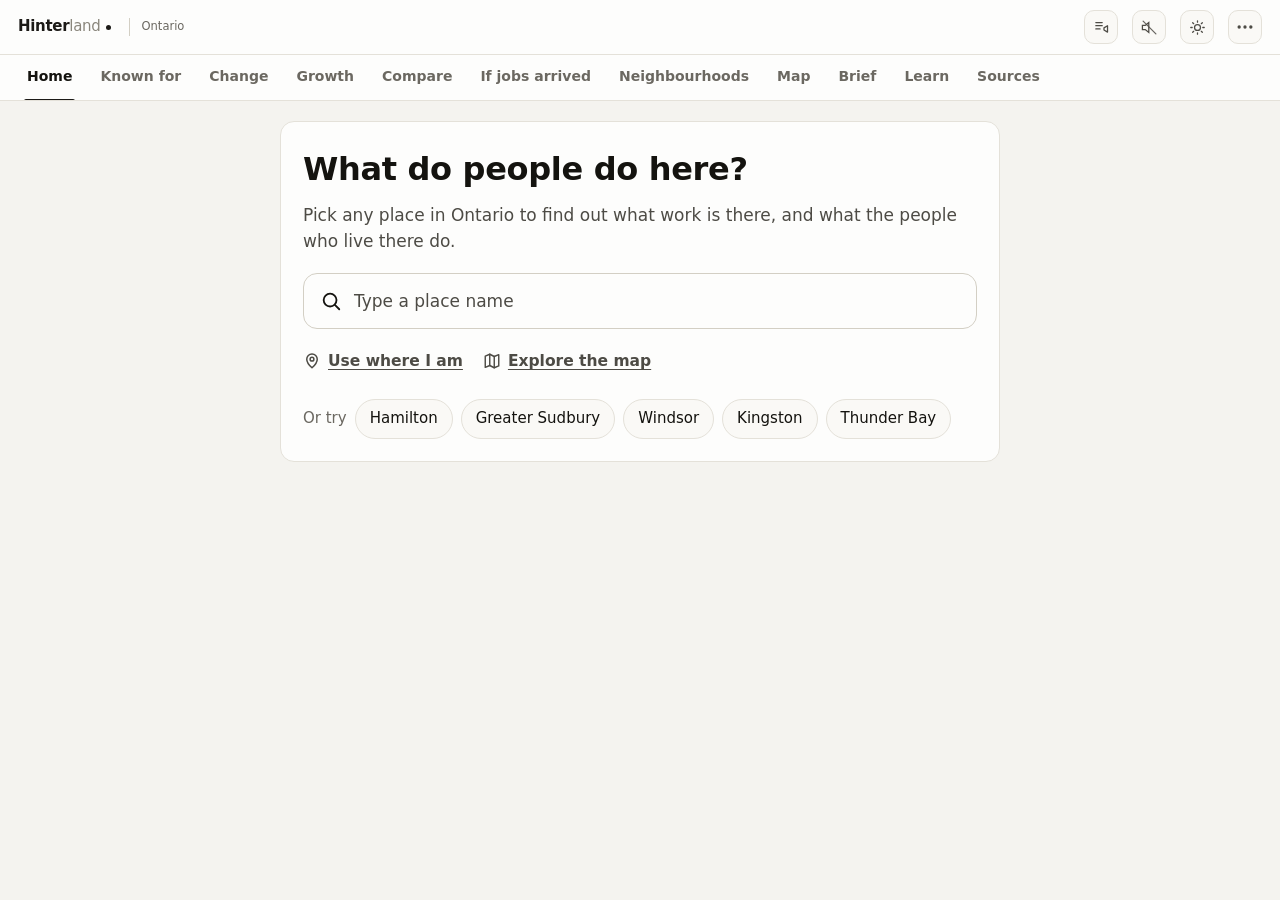
<file: app/index.html>
<!DOCTYPE html>
<html lang="en-CA">
<head>
<meta charset="utf-8">
<meta name="viewport" content="width=device-width, initial-scale=1, viewport-fit=cover">
<title>Hinterland</title>
<meta name="description" content="Shift-share, competitive and comparative analysis for Ontario municipalities and neighbourhoods, on Statistics Canada data.">
<meta name="theme-color" content="#1c1a17">
<meta name="apple-mobile-web-app-capable" content="yes">
<meta name="apple-mobile-web-app-title" content="Hinterland">
<link rel="manifest" href="manifest.webmanifest">
<link rel="icon" href="data:image/svg+xml,%3Csvg xmlns='http://www.w3.org/2000/svg' viewBox='0 0 32 32'%3E%3Crect width='32' height='32' rx='7' fill='%231c1a17'/%3E%3Crect x='7' y='17' width='4' height='9' rx='1.5' fill='%23faf9f6'/%3E%3Crect x='14' y='11' width='4' height='15' rx='1.5' fill='%23faf9f6'/%3E%3Crect x='21' y='6' width='4' height='20' rx='1.5' fill='%23faf9f6'/%3E%3C/svg%3E">
<link rel="stylesheet" href="css/app.css">
</head>
<body>

<div id="app">

  <header class="topbar">
    <div class="wordmark" title="Hinterland">
      <span class="w1">Hinter</span><span class="w2">land</span><span class="dot"></span>
    </div>
    <div class="wordmark-sub">Ontario</div>

    <div class="chipset">
      <button class="chip is-place" id="placeChip" aria-haspopup="dialog">
        <span class="k">Place</span><span class="v">—</span><span class="caret">▾</span>
      </button>
      <button class="chip" id="benchChip" aria-haspopup="dialog">
        <span class="k">compared with</span><span class="v">—</span><span class="caret">▾</span>
      </button>
    </div>

    <div class="topbar-spacer"></div>

    <button class="btn btn-primary" id="exportBtn">
      <svg width="15" height="15" viewBox="0 0 24 24" fill="none" stroke="currentColor" stroke-width="2" stroke-linecap="round">
        <path d="M12 3v12M7 10l5 5 5-5M4 20h16"/>
      </svg>
      Export
    </button>
    <button class="iconbtn" id="readBtn" title="Read this page aloud" aria-label="Read this page aloud">
      <svg viewBox="0 0 24 24" fill="none" stroke="currentColor" stroke-width="1.8" stroke-linecap="round" stroke-linejoin="round">
        <path d="M4 5h9M4 9.5h9M4 14h6" class="lines"/>
        <path d="M15.5 12.5l5-3v9l-5-3z" class="play"/>
        <path d="M16 9.5v9M20 9.5v9" class="pause" style="display:none"/>
      </svg>
    </button>
    <button class="iconbtn" id="readStopBtn" title="Stop reading" aria-label="Stop reading" hidden>
      <svg viewBox="0 0 24 24" fill="none" stroke="currentColor" stroke-width="1.8" stroke-linejoin="round">
        <rect x="6.5" y="6.5" width="11" height="11" rx="2"/>
      </svg>
    </button>
    <button class="iconbtn" id="soundBtn" title="Sound off" aria-label="Turn sound on" aria-pressed="false">
      <svg viewBox="0 0 24 24" fill="none" stroke="currentColor" stroke-width="1.8" stroke-linecap="round">
        <path d="M11 5 6 9H2v6h4l5 4V5z"/>
        <path d="M16 9.5a4 4 0 0 1 0 5" class="wave1"/>
        <path d="M18.8 6.7a8 8 0 0 1 0 10.6" class="wave2"/>
        <path d="M3 3l18 18" class="mute"/>
      </svg>
    </button>
    <button class="iconbtn" id="themeBtn" title="Light or dark" aria-label="Switch light or dark">
      <svg viewBox="0 0 24 24" fill="none" stroke="currentColor" stroke-width="1.8">
        <circle cx="12" cy="12" r="4.2"/>
        <path d="M12 2.5v2M12 19.5v2M2.5 12h2M19.5 12h2M5.2 5.2l1.4 1.4M17.4 17.4l1.4 1.4M18.8 5.2l-1.4 1.4M6.6 17.4l-1.4 1.4" stroke-linecap="round"/>
      </svg>
    </button>
    <button class="iconbtn" id="menuBtn" title="More" aria-label="More: theme, sound, share, sources" aria-haspopup="dialog">
      <svg viewBox="0 0 24 24" fill="currentColor"><circle cx="5" cy="12" r="2"/><circle cx="12" cy="12" r="2"/><circle cx="19" cy="12" r="2"/></svg>
    </button>
  </header>

  <div style="display:grid;grid-template-rows:auto 1fr;min-height:0">
    <nav class="tabs" id="tabs" role="tablist"></nav>
    <main>
      <div class="wrap">
        <div id="view" class="grid"></div>
      </div>
    </main>
  </div>

</div>

<nav class="bottomnav" id="nav" role="tablist">
  <button data-tab="overview" aria-selected="true">
    <svg viewBox="0 0 24 24" fill="none" stroke="currentColor" stroke-width="1.9" stroke-linecap="round">
      <path d="M3 11l9-7 9 7"/><path d="M5 9.5V20h14V9.5"/><path d="M10 20v-5h4v5"/>
    </svg>
    Home
  </button>
  <button data-tab="peers">
    <svg viewBox="0 0 24 24" fill="none" stroke="currentColor" stroke-width="1.9">
      <rect x="3" y="10" width="5" height="10" rx="1"/><rect x="10" y="6" width="5" height="14" rx="1"/><rect x="17" y="11" width="4" height="9" rx="1"/>
    </svg>
    Compare
  </button>
  <button data-tab="map">
    <svg viewBox="0 0 24 24" fill="none" stroke="currentColor" stroke-width="1.9" stroke-linecap="round">
      <path d="M9 3L3 5.5v15L9 18l6 3 6-2.5v-15L15 6 9 3z"/><path d="M9 3v15M15 6v15"/>
    </svg>
    Map
  </button>
  <button data-tab="learn">
    <svg viewBox="0 0 24 24" fill="none" stroke="currentColor" stroke-width="1.9" stroke-linecap="round" stroke-linejoin="round">
      <path d="M2.5 6.5 12 3l9.5 3.5L12 10z"/><path d="M6 8.3V13c0 1.6 2.7 3 6 3s6-1.4 6-3V8.3"/><path d="M21.5 6.5V12"/>
    </svg>
    Learn
  </button>
</nav>

<div class="boot" id="boot">
  <div class="inner">
    <svg width="42" height="42" viewBox="0 0 32 32" aria-hidden="true">
      <rect width="32" height="32" rx="7" fill="var(--brand)"/>
      <rect x="7" y="17" width="4" height="9" rx="1.5" fill="var(--on-brand)"/>
      <rect x="14" y="11" width="4" height="15" rx="1.5" fill="var(--on-brand)"/>
      <rect x="21" y="6" width="4" height="20" rx="1.5" fill="var(--on-brand)"/>
    </svg>
    <div style="font-family:var(--display);font-size:17px;font-weight:620">Hinterland</div>
    <div class="bar"><i></i></div>
    <div class="msg" id="bootMsg">Waking up</div>
  </div>
</div>

<script src="js/methods.js"></script>
<script src="js/data.js"></script>
<script src="js/charts.js"></script>
<script src="js/map.js"></script>
<script src="js/export.js"></script>
<script src="js/sound.js"></script>
<script src="js/read.js"></script>
<script src="js/terms.js"></script>
<script src="js/history.js"></script>
<script src="js/findings.js"></script>
<script src="js/spatial.js"></script>
<script src="js/ttwa.js"></script>
<script src="js/brief.js"></script>
<script src="js/exportui.js"></script>
<script src="js/panels.js"></script>
<script src="js/panel-population.js"></script>
<script src="js/panel-region.js"></script>
<script src="js/panel-impact.js"></script>
<script src="js/panel-change.js"></script>
<script src="js/panel-known.js"></script>
<script src="js/panel-compare.js"></script>
<script src="js/learn.js"></script>
<script src="js/home.js"></script>
<script src="js/quiz-bank.js"></script>
<script src="js/quiz-ideas.js"></script>
<script src="js/quiz-sched.js"></script>
<script src="js/quiz-map.js"></script>
<script src="js/quiz-story.js"></script>
<script src="js/quiz-ui.js"></script>
<script src="js/app.js"></script>
<script>
/* The service worker is registered by app.js only after the data has loaded.
   Registering it here would have it pre-cache nineteen files while the app is
   fetching its own eight, and taking control mid-flight aborts those - which
   surfaces as an unexplained "failed to fetch" on first run. */
</script>
</body>
</html>
</file>
<file: app/css/app.css>
/* ==========================================================================
   Hinterland - design system

   Paper-toned canvas, system variable sans so it looks native and costs
   nothing to load, and an ink chrome accent. Colour is reserved almost
   entirely for the data: the interface spends none of it, so a hue on screen
   always means something.

   Chart palette, validated against the six colourblind-safety checks in both
   light and dark:
     diverging   blue #2a78d6  <->  red #cc2229, grey midpoint
     sequential  single-hue blue ramp, light -> dark
     categorical five fixed slots for sector groups, in fixed order
     status      good / warning / serious / critical, always with a label
   ========================================================================== */

:root {
  color-scheme: light;

  /* surfaces + ink */
  --surface-0: #f4f3ef;
  --surface-1: #fdfdfc;
  --surface-2: #faf9f6;
  --surface-sunk: #efeee9;
  --ink-1: #14130f;
  --ink-2: #4d4b45;
  /* Darkened from #7c7970, which measured 3.92:1 on --surface-0 and so
     failed AA for the small text it is used on - card notes, footers,
     stat hints, tab labels. This lands near 5.2:1 and stays recessive. */
  --ink-3: #6b6861;
  --line: #e4e1d9;
  --line-strong: #d3cfc4;

  /* Chrome accent. Deliberately ink rather than a hue: the diverging pair and
     the status colours already spend every colour this interface can afford,
     and a coloured accent on top of them competes with the data for meaning.
     Warm-biased to sit with the paper-toned ground rather than against it. */
  --brand: #1c1a17;
  --brand-deep: #000000;
  --brand-wash: #edebe4;
  --on-brand: #faf9f6;
  --wordmark-2: #8a867c;

  /* data: diverging (polarity) */
  --gain: #2a78d6;
  --gain-2: #5598e7;
  --gain-3: #86b6ef;
  --gain-4: #cde2fb;
  --mid: #f0efec;
  --loss-4: #f6d3d2;
  --loss-3: #e8938f;
  --loss-2: #dc5a55;
  --loss: #cc2229;

  /* data: sequential (magnitude) */
  --seq-1: #cde2fb;
  --seq-2: #9ec5f4;
  --seq-3: #6da7ec;
  --seq-4: #3987e5;
  --seq-5: #256abf;
  --seq-6: #184f95;
  --seq-7: #0d366b;

  /* data: categorical (five sector groups, fixed order) */
  --grp-1: #2a78d6;
  --grp-2: #eb6834;
  --grp-3: #1baf7a;
  --grp-4: #eda100;
  --grp-5: #e87ba4;

  /* data: neutral mark for ranked bars */
  --bar: #b9c9dc;
  --bar-ink: #2a78d6;

  /* status */
  --good: #0ca30c;
  --warning: #fab219;
  --serious: #ec835a;
  --critical: #d03b3b;

  --radius: 14px;
  --radius-sm: 9px;
  --shadow-1: 0 1px 2px rgba(20, 19, 15, .04), 0 2px 8px rgba(20, 19, 15, .04);
  --shadow-2: 0 2px 6px rgba(20, 19, 15, .06), 0 12px 32px rgba(20, 19, 15, .10);

  --sans: "Segoe UI Variable Text", "Segoe UI", ui-sans-serif, system-ui,
          -apple-system, "Helvetica Neue", Arial, sans-serif;
  --display: "Segoe UI Variable Display", "Segoe UI Variable Text", "Segoe UI",
             ui-sans-serif, system-ui, -apple-system, sans-serif;
  --mono: ui-monospace, "Cascadia Mono", "Consolas", monospace;

  --ease: cubic-bezier(.22, .61, .36, 1);
  --ease-soft: cubic-bezier(.33, 1, .68, 1);
}

@media (prefers-color-scheme: dark) {
  :root:where(:not([data-theme="light"])) {
    color-scheme: dark;
    --surface-0: #121211;
    --surface-1: #1a1a19;
    --surface-2: #201f1e;
    --surface-sunk: #0d0d0c;
    --ink-1: #ece9e1;
    --ink-2: #c3c2b7;
    --ink-3: #928f85;
    --line: #2e2e2b;
    --line-strong: #43423e;
    --brand: #f2f0ea;
    --brand-deep: #ffffff;
    --brand-wash: #2b2926;
    --on-brand: #1a1917;
    --wordmark-2: #8f8b80;
    --gain: #3987e5;
    --gain-2: #2a78d6;
    --gain-3: #256abf;
    --gain-4: #184f95;
    --mid: #383835;
    --loss-4: #6a2a27;
    --loss-3: #963a35;
    --loss-2: #bf4a43;
    --loss: #e05a52;
    --seq-1: #184f95;
    --seq-2: #256abf;
    --seq-3: #2a78d6;
    --seq-4: #3987e5;
    --seq-5: #5598e7;
    --seq-6: #86b6ef;
    --seq-7: #cde2fb;
    --grp-1: #3987e5;
    --grp-2: #d95926;
    --grp-3: #199e70;
    --grp-4: #c98500;
    --grp-5: #d55181;
    --bar: #33445a;
    --bar-ink: #5598e7;
    --shadow-1: 0 1px 2px rgba(0, 0, 0, .3), 0 2px 8px rgba(0, 0, 0, .25);
    --shadow-2: 0 2px 6px rgba(0, 0, 0, .4), 0 12px 32px rgba(0, 0, 0, .45);
  }
}

:root[data-theme="dark"] {
  color-scheme: dark;
  --surface-0: #121211;
  --surface-1: #1a1a19;
  --surface-2: #201f1e;
  --surface-sunk: #0d0d0c;
  --ink-1: #ece9e1;
  --ink-2: #c3c2b7;
  --ink-3: #928f85;
  --line: #2e2e2b;
  --line-strong: #43423e;
  --brand: #f2f0ea;
  --brand-deep: #ffffff;
  --brand-wash: #2b2926;
  --on-brand: #1a1917;
  --wordmark-2: #8f8b80;
  --gain: #3987e5;
  --gain-2: #2a78d6;
  --gain-3: #256abf;
  --gain-4: #184f95;
  --mid: #383835;
  --loss-4: #6a2a27;
  --loss-3: #963a35;
  --loss-2: #bf4a43;
  --loss: #e05a52;
  --seq-1: #184f95;
  --seq-2: #256abf;
  --seq-3: #2a78d6;
  --seq-4: #3987e5;
  --seq-5: #5598e7;
  --seq-6: #86b6ef;
  --seq-7: #cde2fb;
  --grp-1: #3987e5;
  --grp-2: #d95926;
  --grp-3: #199e70;
  --grp-4: #c98500;
  --grp-5: #d55181;
  --bar: #33445a;
  --bar-ink: #5598e7;
  --shadow-1: 0 1px 2px rgba(0, 0, 0, .3), 0 2px 8px rgba(0, 0, 0, .25);
  --shadow-2: 0 2px 6px rgba(0, 0, 0, .4), 0 12px 32px rgba(0, 0, 0, .45);
}

/* -------------------------------------------------------------- reset ---- */

* { box-sizing: border-box; }

html { font-size: 100%; }   /* the reader's own text size is the unit */
html, body {
  margin: 0;
  padding: 0;
  height: 100%;
}

body {
  background: var(--surface-0);
  color: var(--ink-1);
  font-family: var(--sans);
  font-size: 0.9375rem;
  line-height: 1.55;
  -webkit-font-smoothing: antialiased;
  text-rendering: optimizeLegibility;
  overscroll-behavior-y: none;
}

h1, h2, h3, h4 {
  font-family: var(--display);
  font-weight: 600;
  letter-spacing: -.011em;
  margin: 0;
  line-height: 1.22;
}

button, input, select, textarea { font: inherit; color: inherit; }
button { cursor: pointer; }
a { color: var(--brand); text-decoration-thickness: 1px; text-underline-offset: 2px; }

.num { font-variant-numeric: tabular-nums; }

:focus-visible {
  outline: 2px solid var(--gain);
  outline-offset: 2px;
  border-radius: 4px;
}

::selection { background: var(--brand-wash); }

/* ------------------------------------------------------------- layout ---- */

#app {
  display: grid;
  grid-template-rows: auto 1fr;
  height: 100%;
  min-height: 0;
}

.topbar {
  display: flex;
  align-items: center;
  gap: 14px;
  padding: 10px 18px;
  background: var(--surface-1);
  border-bottom: 1px solid var(--line);
  position: relative;
  z-index: 40;
  flex-wrap: wrap;
}

.wordmark {
  font-family: var(--display);
  font-size: 0.9375rem;
  font-weight: 650;
  letter-spacing: -.02em;
  display: flex;
  align-items: baseline;
  gap: 0;                 /* one word, not two: no gap between the halves */
  white-space: nowrap;
  user-select: none;
}
.wordmark .w1 { color: var(--brand); }
.wordmark .w2 { color: var(--wordmark-2); font-weight: 450; }
.wordmark .dot {
  width: 5px; height: 5px; border-radius: 50%;
  background: var(--brand); display: inline-block;
  margin-left: 5px;
  transform: translateY(-1px);
}
.wordmark-sub {
  font-family: var(--sans);
  font-size: 0.7188rem;
  color: var(--ink-3);
  font-weight: 500;
  letter-spacing: .02em;
  text-transform: uppercase;
  border-left: 1px solid var(--line-strong);
  padding-left: 12px;
  margin-left: 4px;
  white-space: nowrap;
}

.topbar-spacer { flex: 1 1 auto; }

/* context chips: the place and the benchmark, always visible */
.chipset { display: flex; align-items: center; gap: 8px; flex-wrap: wrap; }

.chip {
  display: inline-flex;
  align-items: center;
  gap: 8px;
  padding: 6px 12px;
  background: var(--surface-2);
  border: 1px solid var(--line);
  border-radius: 999px;
  font-size: 0.8438rem;
  color: var(--ink-1);
  transition: background .18s var(--ease), border-color .18s var(--ease),
              transform .18s var(--ease);
  max-width: 320px;
}
.chip:hover { background: var(--surface-1); border-color: var(--line-strong); }
.chip:active { transform: scale(.985); }
.chip .k {
  font-size: 0.6562rem;
  text-transform: uppercase;
  letter-spacing: .06em;
  color: var(--ink-3);
  font-weight: 600;
}
.chip .v {
  font-weight: 550;
  overflow: hidden;
  text-overflow: ellipsis;
  white-space: nowrap;
}
.chip.is-place { border-color: var(--line-strong); }
.chip .caret { color: var(--ink-3); font-size: 0.625rem; }

.iconbtn {
  width: 34px; height: 34px;
  display: grid; place-items: center;
  border: 1px solid var(--line);
  background: var(--surface-2);
  border-radius: 10px;
  color: var(--ink-2);
  transition: background .18s var(--ease), color .18s var(--ease),
              transform .3s var(--ease-soft);
}
.iconbtn:hover { background: var(--surface-1); color: var(--ink-1); }
.iconbtn svg { width: 17px; height: 17px; }
#themeBtn:active { transform: rotate(40deg); }

/* The sound button states its own state: waves when on, a slash when off. */
#soundBtn .wave1, #soundBtn .wave2 { opacity: 0; transition: opacity .2s var(--ease); }
#soundBtn .mute { opacity: .85; transition: opacity .2s var(--ease); }
#soundBtn[aria-pressed="true"] { color: var(--ink-1); }
#soundBtn[aria-pressed="true"] .wave1 { opacity: .9; }
#soundBtn[aria-pressed="true"] .wave2 { opacity: .55; }
#soundBtn[aria-pressed="true"] .mute { opacity: 0; }

/* A control that plays something, rather than changing something. */
.playbtn {
  display: inline-flex; align-items: center; gap: 6px;
  border: 1px solid var(--line); background: var(--surface-2);
  border-radius: 999px; padding: 3px 11px 3px 8px;
  font-size: 0.75rem; font-weight: 550; color: var(--ink-2);
  transition: background .16s var(--ease), color .16s var(--ease);
}
.playbtn:hover { background: var(--surface-1); color: var(--ink-1); }
.playbtn svg { width: 13px; height: 13px; }
.playbtn[hidden] { display: none; }

.btn {
  display: inline-flex; align-items: center; gap: 7px;
  padding: 7px 14px;
  border-radius: 10px;
  border: 1px solid var(--line-strong);
  background: var(--surface-2);
  font-size: 0.8438rem; font-weight: 550;
  transition: background .18s var(--ease), transform .12s var(--ease);
}
.btn:hover { background: var(--surface-1); }
.btn:active { transform: translateY(1px); }
.btn-primary {
  background: var(--brand); border-color: var(--brand); color: var(--on-brand);
}
.btn-primary:hover { background: var(--brand-deep); border-color: var(--brand-deep); }
.btn-ghost { background: transparent; border-color: transparent; color: var(--ink-2); }
.btn-ghost:hover { background: var(--surface-2); color: var(--ink-1); }

/* -------------------------------------------------------------- tabs ----- */

.tabs {
  display: flex; gap: 2px;
  padding: 0 14px;
  background: var(--surface-1);
  border-bottom: 1px solid var(--line);
  overflow-x: auto;
  scrollbar-width: none;
}
.tabs::-webkit-scrollbar { display: none; }
.tab {
  position: relative;
  padding: 11px 13px 12px;
  border: 0; background: none;
  font-size: 0.875rem; font-weight: 550;
  color: var(--ink-3);
  white-space: nowrap;
  transition: color .18s var(--ease);
}
.tab:hover { color: var(--ink-1); }
.tab[aria-selected="true"] { color: var(--ink-1); }
.tab[aria-selected="true"]::after {
  content: "";
  position: absolute; inset: auto 10px -1px 10px; height: 2px;
  background: var(--brand); border-radius: 2px 2px 0 0;
}

main {
  min-height: 0;
  overflow-y: auto;
  padding: 20px 20px 90px;
  scroll-behavior: smooth;
}
.wrap { max-width: 1320px; margin: 0 auto; }

/* -------------------------------------------------------------- cards ---- */

.grid { display: grid; gap: 16px; }
.g2 { grid-template-columns: repeat(2, minmax(0, 1fr)); }
.g3 { grid-template-columns: repeat(3, minmax(0, 1fr)); }
.g4 { grid-template-columns: repeat(4, minmax(0, 1fr)); }
.g-main { grid-template-columns: minmax(0, 1.55fr) minmax(0, 1fr); }
@media (max-width: 1080px) {
  .g-main, .g3, .g4 { grid-template-columns: repeat(2, minmax(0, 1fr)); }
}
@media (max-width: 760px) {
  .g2, .g3, .g4, .g-main { grid-template-columns: minmax(0, 1fr); }
}

.card {
  background: var(--surface-1);
  border: 1px solid var(--line);
  border-radius: var(--radius);
  padding: 16px 18px 18px;
  min-width: 0;
  animation: rise .34s var(--ease-soft) both;
}
@keyframes rise {
  from { opacity: 0; transform: translateY(6px); }
  to   { opacity: 1; transform: none; }
}
@media (prefers-reduced-motion: reduce) {
  .card { animation: none; }
  /* animation-duration too, and the iteration count: .skel shimmers and
     the boot bar slide are both infinite loops, so resetting transitions
     alone left them running. */
  *, *::before, *::after {
    transition-duration: .01ms !important;
    animation-duration: .01ms !important;
    animation-iteration-count: 1 !important;
  }
  html, main { scroll-behavior: auto !important; }
}

.card-head {
  display: flex; align-items: baseline; gap: 10px;
  margin-bottom: 4px; flex-wrap: wrap;
}
.card h3 { font-size: 0.9688rem; }
.card-note {
  color: var(--ink-3); font-size: 0.8438rem; line-height: 1.55;
  margin: 2px 0 12px;
  max-width: 66ch;                 /* see .prose - same reason */
}
.card-foot {
  margin-top: 12px; padding-top: 10px;
  border-top: 1px dashed var(--line);
  color: var(--ink-3); font-size: 0.8125rem; line-height: 1.55;
  max-width: 66ch;
}

.eyebrow {
  font-size: 0.6562rem; font-weight: 650;
  text-transform: uppercase; letter-spacing: .07em;
  color: var(--ink-3);
}

/* A caveat that has to be read before the numbers under it, not after.
   Warning-toned rather than error-toned: the analysis is still usable, it
   just cannot be read naively. */
.card-break {
  border-left: 3px solid var(--warning);
  background: color-mix(in srgb, var(--warning) 7%, var(--surface-1));
}
.card-break .card-note { color: var(--ink-1); max-width: 78ch; }

/* -------------------------------------------------------- hero numbers -- */

.hero { display: flex; flex-wrap: wrap; gap: 26px 40px; align-items: flex-end; }
.stat { min-width: 110px; }
.stat .v {
  font-family: var(--display);
  font-size: 2.125rem; font-weight: 640;
  letter-spacing: -.028em;
  line-height: 1.05;
  font-variant-numeric: tabular-nums;
}
.stat .v.sm { font-size: 1.5625rem; }
.stat .l { font-size: 0.7812rem; color: var(--ink-2); margin-top: 3px; }
.stat .h { font-size: 0.8125rem; color: var(--ink-3); margin-top: 1px; }
.stat .v.pos { color: var(--gain); }
.stat .v.neg { color: var(--loss); }

.gloss {
  margin-top: 14px; padding: 11px 14px;
  background: var(--surface-2);
  border: 1px solid var(--line);
  border-left: 3px solid var(--brand);
  border-radius: 4px var(--radius-sm) var(--radius-sm) 4px;
  font-size: 0.8438rem; color: var(--ink-1); line-height: 1.6;
  max-width: 66ch;
}

/* ------------------------------------------------------------- tables --- */

.tbl-wrap { overflow-x: auto; margin: 0 -18px; padding: 0 18px; }
table.data {
  width: 100%; border-collapse: collapse;
  font-size: 0.8125rem; font-variant-numeric: tabular-nums;
}
table.data th, table.data td {
  padding: 7px 9px; text-align: right;
  border-bottom: 1px solid var(--line);
  white-space: nowrap;
}
table.data th {
  font-size: 0.6875rem; font-weight: 650;
  text-transform: uppercase; letter-spacing: .04em;
  color: var(--ink-3); text-align: right;
  border-bottom: 1px solid var(--line-strong);
  position: sticky; top: 0; background: var(--surface-1); z-index: 1;
}
table.data th:first-child, table.data td:first-child {
  text-align: left; white-space: normal; min-width: 150px;
}
table.data th.sortable { cursor: pointer; user-select: none; }
table.data th.sortable:hover { color: var(--ink-1); }
table.data th .arr { opacity: .45; font-size: 0.5625rem; }
table.data tbody tr:hover { background: var(--surface-2); }
table.data tfoot td {
  font-weight: 650; border-top: 1px solid var(--line-strong);
  border-bottom: 0; background: var(--surface-2);
}
td.pos { color: var(--gain); }
td.neg { color: var(--loss); }
.swatch {
  display: inline-block; width: 9px; height: 9px;
  border-radius: 2px; margin-right: 7px;
  vertical-align: baseline;
}

/* -------------------------------------------------------------- flags --- */

.flag {
  display: inline-flex; align-items: center; gap: 4px;
  font-size: 0.6562rem; font-weight: 650;
  padding: 1px 6px; border-radius: 5px;
  text-transform: uppercase; letter-spacing: .03em;
  border: 1px solid transparent;
}
.flag-weak { color: #8a5a00; background: rgba(250, 178, 25, .16); border-color: rgba(250, 178, 25, .4); }
.flag-withheld { color: #8f3b1c; background: rgba(236, 131, 90, .16); border-color: rgba(236, 131, 90, .4); }
.flag-missing { color: var(--ink-3); background: var(--surface-sunk); border-color: var(--line); }
.flag-ok { color: #06690a; background: rgba(12, 163, 12, .13); border-color: rgba(12, 163, 12, .35); }
:root[data-theme="dark"] .flag-weak,
:root:where(:not([data-theme="light"])) .flag-weak { color: #fab219; }
:root[data-theme="dark"] .flag-withheld,
:root:where(:not([data-theme="light"])) .flag-withheld { color: #ec835a; }
:root[data-theme="dark"] .flag-ok,
:root:where(:not([data-theme="light"])) .flag-ok { color: #4bd14b; }

/* ------------------------------------------------------------- charts --- */

.chart { width: 100%; display: block; overflow: visible; }
.chart text { font-family: var(--sans); fill: var(--ink-2); }
.chart .ax { font-size: 0.6562rem; fill: var(--ink-3); }
.chart .lbl { font-size: 0.7188rem; fill: var(--ink-2); }
.chart .val { font-size: 0.7188rem; fill: var(--ink-1); font-variant-numeric: tabular-nums; font-weight: 600; }
.chart .grid-line { stroke: var(--line); stroke-width: 1; }
.chart .zero-line { stroke: var(--line-strong); stroke-width: 1.5; }
.chart .bar { transition: opacity .16s var(--ease); }
.chart .row:hover .bar { opacity: .82; }
.chart .hit { fill: transparent; cursor: pointer; }

.legend {
  display: flex; flex-wrap: wrap; gap: 6px 16px;
  margin-top: 10px; font-size: 0.75rem; color: var(--ink-2);
}
.legend .item { display: inline-flex; align-items: center; gap: 6px; }
.legend .sw { width: 11px; height: 11px; border-radius: 3px; }

.tip {
  position: fixed; z-index: 90;
  background: var(--surface-1);
  border: 1px solid var(--line-strong);
  box-shadow: var(--shadow-2);
  border-radius: 10px;
  padding: 9px 12px;
  font-size: 0.7812rem; line-height: 1.5;
  pointer-events: none; opacity: 0;
  transition: opacity .12s var(--ease);
  max-width: 280px;
}
.tip.on { opacity: 1; }
.tip b { font-weight: 650; }
.tip .r { display: flex; justify-content: space-between; gap: 14px; }
.tip .r span:last-child { font-variant-numeric: tabular-nums; font-weight: 600; }

/* --------------------------------------------------------------- map ---- */

.mapbox {
  position: relative;
  background: var(--surface-2);
  border-radius: var(--radius-sm);
  overflow: hidden;
  border: 1px solid var(--line);
  touch-action: none;
}
.mapbox svg { display: block; width: 100%; height: 100%; cursor: grab; }
.mapbox svg.dragging { cursor: grabbing; }
.mapbox .poly {
  stroke: var(--surface-1);
  stroke-width: .4;
  vector-effect: non-scaling-stroke;
  transition: fill .3s var(--ease);
}
.mapbox .poly.sel { stroke: var(--ink-1); stroke-width: 2; }
.mapbox .poly.hov { stroke: var(--ink-1); stroke-width: 1.4; }
.mapctl {
  position: absolute; top: 10px; right: 10px;
  display: flex; flex-direction: column; gap: 5px;
}
.mapctl button {
  width: 30px; height: 30px; border-radius: 8px;
  border: 1px solid var(--line-strong);
  background: var(--surface-1);
  box-shadow: var(--shadow-1);
  display: grid; place-items: center;
  font-size: 0.9375rem; line-height: 1; color: var(--ink-2);
}
.mapctl button:hover { color: var(--ink-1); }
.maplegend {
  position: absolute; bottom: 10px; left: 10px;
  background: color-mix(in srgb, var(--surface-1) 90%, transparent);
  backdrop-filter: blur(6px);
  border: 1px solid var(--line);
  border-radius: 9px;
  padding: 8px 10px;
  font-size: 0.6875rem; color: var(--ink-2);
  max-width: 230px;
}
.maplegend .ramp { display: flex; height: 8px; border-radius: 3px; overflow: hidden; margin: 5px 0 3px; }
.maplegend .ramp i { flex: 1; }
.maplegend .ends { display: flex; justify-content: space-between; font-variant-numeric: tabular-nums; }
.mapnote { position: absolute; bottom: 10px; right: 10px; font-size: 0.6562rem; color: var(--ink-3); }

/* ------------------------------------------------------- map peek ------- */

/* The preview strip under the map: enough to decide whether this is the place
   you meant, and the one control that commits to it. */
.peek {
  display: flex; align-items: center; gap: 18px; flex-wrap: wrap;
  margin-top: 12px; padding: 12px 14px;
  background: var(--surface-2);
  border: 1px solid var(--line);
  border-radius: var(--radius-sm);
  animation: rise .22s var(--ease-soft) both;
}
.peek { flex-direction: column; align-items: stretch; gap: 10px; }
.peek-head {
  display: flex; align-items: flex-start; justify-content: space-between;
  gap: 14px; flex-wrap: wrap;
}
.peek-answer { font-size: 0.9688rem; line-height: 1.55; max-width: 64ch; }
.peek-distinct {
  font-size: 0.8125rem; color: var(--ink-2);
  border-left: 2px solid var(--line-strong); padding-left: 10px;
}
.peek-bar {
  display: flex; height: 9px; border-radius: 5px; overflow: hidden;
  background: var(--surface-sunk);
}
.peek-bar i { display: block; height: 100%; }
/* the 2px surface gap that keeps adjacent fills reading as separate objects */
.peek-bar i + i { box-shadow: -2px 0 0 0 var(--surface-2); }
.peek-barkey {
  display: flex; flex-wrap: wrap; gap: 4px 16px;
  font-size: 0.7188rem; color: var(--ink-3);
}
.peek-barkey span { display: inline-flex; align-items: center; gap: 5px; }
.peek-barkey i { width: 9px; height: 9px; border-radius: 2px; display: inline-block; }

.peek-main { min-width: 0; flex: 1 1 180px; }
.peek-name { font-family: var(--display); font-size: 1.0625rem; font-weight: 620;
             letter-spacing: -.015em; }
.peek-sub { font-size: 0.7812rem; color: var(--ink-3); }
.peek-stats { display: flex; gap: 22px; flex-wrap: wrap; }
.peek-v { font-size: 1.0625rem; font-weight: 650; }
.peek-l { font-size: 0.7188rem; color: var(--ink-3); }
@media (max-width: 720px) {
  .peek { gap: 12px; }
  .peek-stats { gap: 16px; }
  .peek .btn { flex: 1 0 100%; justify-content: center; }
}

/* ------------------------------------------------------- picker sheet --- */

.scrim {
  position: fixed; inset: 0; z-index: 60;
  background: rgba(20, 19, 15, .34);
  backdrop-filter: blur(2px);
  animation: fade .18s var(--ease) both;
}
@keyframes fade { from { opacity: 0 } to { opacity: 1 } }

.sheet {
  position: fixed; z-index: 70;
  left: 50%; top: 64px; transform: translateX(-50%);
  width: min(620px, calc(100vw - 28px));
  max-height: min(70vh, 620px);
  background: var(--surface-1);
  border: 1px solid var(--line-strong);
  border-radius: var(--radius);
  box-shadow: var(--shadow-2);
  display: flex; flex-direction: column;
  overflow: hidden;
  animation: pop .22s var(--ease-soft) both;
}
@keyframes pop {
  from { opacity: 0; transform: translateX(-50%) translateY(-8px) scale(.985); }
  to   { opacity: 1; transform: translateX(-50%); }
}
.sheet.wide { width: min(880px, calc(100vw - 28px)); }
.sheet-head {
  padding: 14px 16px 10px; border-bottom: 1px solid var(--line);
  display: flex; align-items: center; gap: 10px;
}
.sheet-head h3 { font-size: 0.9375rem; flex: 1; }
.sheet-body { overflow-y: auto; padding: 8px; }
.sheet-foot {
  padding: 10px 14px; border-top: 1px solid var(--line);
  background: var(--surface-2);
  display: flex; gap: 8px; align-items: center; flex-wrap: wrap;
  font-size: 0.7812rem; color: var(--ink-3);
}

.search {
  width: 100%; padding: 10px 12px;
  border: 1px solid var(--line-strong);
  border-radius: 10px;
  background: var(--surface-2);
}
.search:focus { background: var(--surface-1); outline-offset: 0; }

.optlist { display: flex; flex-direction: column; }
.opt {
  display: flex; align-items: center; gap: 10px;
  padding: 9px 11px; border-radius: 9px;
  border: 0; background: none; text-align: left; width: 100%;
  transition: background .12s var(--ease);
}
.opt:hover { background: var(--surface-2); }
/* The keyboard cursor needs to be *seen*, not merely differ: as a bare
   surface-2 fill it measured 1.03:1 against the sheet behind it. */
.opt.cur {
  background: var(--brand-wash);
  box-shadow: inset 3px 0 0 var(--brand);
}
.opt[aria-selected="true"] { background: var(--brand-wash); }
.opt .nm { flex: 1; min-width: 0; font-weight: 550; }
.opt .nm small { display: block; font-weight: 400; color: var(--ink-3); font-size: 0.75rem; }
.opt .kind {
  font-size: 0.6562rem; font-weight: 650; letter-spacing: .04em;
  text-transform: uppercase; color: var(--ink-3);
  border: 1px solid var(--line); border-radius: 5px; padding: 1px 5px;
}
.opt .sz { font-size: 0.75rem; color: var(--ink-3); font-variant-numeric: tabular-nums; }

.group-label {
  padding: 10px 11px 4px; font-size: 0.6562rem; font-weight: 650;
  text-transform: uppercase; letter-spacing: .06em; color: var(--ink-3);
}

/* ------------------------------------------------------------ controls -- */

.ctlrow {
  display: flex; gap: 8px; flex-wrap: wrap; align-items: center;
  margin-bottom: 14px;
}
.seg {
  display: inline-flex; padding: 2px;
  background: var(--surface-sunk);
  border: 1px solid var(--line);
  border-radius: 10px;
}
.seg button {
  border: 0; background: none; padding: 5px 11px;
  border-radius: 8px; font-size: 0.8125rem; font-weight: 550;
  color: var(--ink-3);
  transition: background .16s var(--ease), color .16s var(--ease);
}
.seg button[aria-pressed="true"] {
  background: var(--surface-1); color: var(--ink-1);
  box-shadow: var(--shadow-1);
}
.seg button:hover { color: var(--ink-1); }

.toggle {
  display: inline-flex; align-items: center; gap: 8px;
  font-size: 0.8125rem; color: var(--ink-2); cursor: pointer;
  padding: 5px 10px; border-radius: 9px; border: 1px solid var(--line);
  background: var(--surface-2);
}
.toggle input { accent-color: var(--brand); margin: 0; }

select.sel {
  padding: 6px 10px; border-radius: 9px;
  border: 1px solid var(--line-strong);
  background: var(--surface-2); font-size: 0.8125rem;
}

/* ------------------------------------------------------------- brief ---- */

.prose { max-width: 66ch; font-size: 0.9688rem; line-height: 1.72; }
.prose p { margin: 0 0 1.05em; }
.prose p.lede { font-size: 1.0625rem; color: var(--ink-1); }
.prose .cav {
  font-size: 0.8438rem; color: var(--ink-2);
  background: var(--surface-2); border: 1px solid var(--line);
  border-radius: var(--radius-sm); padding: 12px 14px;
}
/* Where the reader has got to. As a bare --brand-wash fill this measured
   1.17:1 against the page, which is to say it marked nothing: a reader
   following along had no way to see the position the code was tracking. The
   bar down the side does the work, so the tint can stay gentle. */
.reading {
  background: color-mix(in srgb, var(--warning) 16%, transparent);
  box-shadow: inset 3px 0 0 var(--brand);
  border-radius: 3px;
  padding-left: 9px;
  margin-left: -12px;
  scroll-margin: 96px;
}
@media (prefers-reduced-motion: reduce) {
  .reading { transition: none; }
}
/* The reader control, while it is running. */
.iconbtn.is-on {
  background: var(--brand);
  color: var(--on-brand);
}

/* --------------------------------------------------------- empty/skel -- */

.empty {
  padding: 56px 24px; text-align: center; color: var(--ink-3);
  display: grid; gap: 8px; place-items: center;
}
.empty .big { font-family: var(--display); font-size: 1.1875rem; color: var(--ink-2); }
.empty svg { width: 46px; height: 46px; opacity: .5; }

.skel {
  background: linear-gradient(90deg, var(--surface-sunk) 25%,
              var(--surface-2) 37%, var(--surface-sunk) 63%);
  background-size: 400% 100%;
  animation: shimmer 1.3s linear infinite;
  border-radius: 6px;
}
@keyframes shimmer { from { background-position: 100% 0 } to { background-position: 0 0 } }

.boot {
  position: fixed; inset: 0; z-index: 200;
  background: var(--surface-0);
  display: grid; place-items: center; gap: 0;
  transition: opacity .35s var(--ease);
}
.boot.gone { opacity: 0; pointer-events: none; }
.boot .inner { text-align: center; display: grid; gap: 14px; justify-items: center; }
.boot .bar { width: 190px; height: 3px; background: var(--surface-sunk); border-radius: 3px; overflow: hidden; }
.boot .bar i { display: block; height: 100%; width: 30%; background: var(--brand); border-radius: 3px;
               animation: slide 1.15s var(--ease) infinite; }
@keyframes slide { from { transform: translateX(-110%) } to { transform: translateX(400%) } }
.boot .msg { font-size: 0.8125rem; color: var(--ink-3); min-height: 1.4em; }

/* ------------------------------------------------------- phone layout -- */

.bottomnav { display: none; }

@media (max-width: 720px) {
  body { font-size: 0.9688rem; }

  /* Two rows, not three: identity and actions on the first, the two context
     chips across the second. Left to wrap on its own the header ate 270px
     before any content appeared. */
  .topbar { padding: 7px 12px 9px; gap: 8px; row-gap: 8px; }
  .wordmark { font-size: 0.875rem; order: 1; }
  .wordmark-sub { display: none; }
  .topbar-spacer { order: 2; }
  #exportBtn { order: 3; padding: 6px 12px; }
  #themeBtn { order: 4; width: 32px; height: 32px; }
  .chipset { order: 5; flex: 1 0 100%; gap: 6px; }
  .chip {
    flex: 1 1 0; min-width: 0; max-width: none;
    font-size: 0.8125rem; padding: 5px 10px; gap: 6px;
  }
  .chip .k { white-space: nowrap; font-size: 0.625rem; }
  main { padding: 14px 12px 96px; }
  .tabs { display: none; }
  .card { padding: 14px 15px 16px; border-radius: 12px; }
  .tbl-wrap { margin: 0 -15px; padding: 0 15px; }

  /* Stacked one per row, five hero numbers ran a thousand pixels deep and the
     reader had to scroll to compare two figures that belong side by side. Two
     columns, with the headline number spanning both. */
  .hero {
    display: grid;
    grid-template-columns: 1fr 1fr;
    gap: 16px 14px;
    align-items: start;
  }
  .stat { min-width: 0; }
  .stat .v { font-size: 1.4375rem; }
  .stat .v.sm { font-size: 1.25rem; }
  .stat .l { font-size: 0.75rem; }
  .stat .h { font-size: 0.7188rem; }
  .hero .stat:first-child { grid-column: 1 / -1; }
  .hero .stat:first-child .v { font-size: 2.0625rem; }

  .bottomnav {
    display: grid;
    /* Sized to however many buttons are VISIBLE: a neighbourhood hides
       Change and Population, and a hard-coded column count either wraps
       the last button onto a second row or leaves gaps. */
    grid-auto-flow: column;
    grid-auto-columns: minmax(0, 1fr);
    position: fixed; inset: auto 0 0 0; z-index: 50;
    background: color-mix(in srgb, var(--surface-1) 94%, transparent);
    backdrop-filter: blur(12px);
    border-top: 1px solid var(--line);
    padding: 5px 4px calc(5px + env(safe-area-inset-bottom));
  }
  .bottomnav button {
    border: 0; background: none;
    display: grid; justify-items: center; gap: 2px;
    padding: 5px 2px; border-radius: 10px;
    font-size: 0.6562rem; font-weight: 600; color: var(--ink-3);
    transition: color .16s var(--ease), background .16s var(--ease);
  }
  .bottomnav button svg { width: 21px; height: 21px; }
  .bottomnav button[aria-selected="true"] { color: var(--brand); }
  .bottomnav button:active { background: var(--surface-2); }

  /* Rows instead of hover charts: a phone has no cursor. */
  .sectorrow {
    display: grid; grid-template-columns: 1fr auto; gap: 2px 10px;
    padding: 11px 2px; border-bottom: 1px solid var(--line);
    align-items: center;
  }
  .sectorrow .nm { font-weight: 550; font-size: 0.9062rem; }
  .sectorrow .meta { font-size: 0.7812rem; color: var(--ink-3); }
  .sectorrow .big { font-variant-numeric: tabular-nums; font-weight: 650; font-size: 1rem; }
  .sectorrow .track { grid-column: 1 / -1; height: 5px; background: var(--surface-sunk); border-radius: 3px; overflow: hidden; margin-top: 4px; }
  .sectorrow .track i { display: block; height: 100%; border-radius: 3px; background: var(--bar-ink); }

  .sheet { top: auto; bottom: 0; left: 0; transform: none;
           width: 100vw; max-height: 86vh;
           border-radius: 16px 16px 0 0; border-bottom: 0; }
  @keyframes pop { from { opacity: 0; transform: translateY(14px) } to { opacity: 1; transform: none } }
  .prose { font-size: 1.0312rem; }
}

.desktop-only { }
@media (max-width: 720px) { .desktop-only { display: none !important; } }
.phone-only { display: none; }
@media (max-width: 720px) { .phone-only { display: block; } }

/* ------------------------------------------------------------- print --- */

@media print {
  .topbar, .tabs, .bottomnav, .mapctl, .btn, .iconbtn { display: none !important; }
  body { background: #fff; }
  main { overflow: visible; padding: 0; }
  .card { break-inside: avoid; border-color: #ccc; box-shadow: none; }
}

/* ============================================================ learning ==
   The plain-English layer. Every rule here follows the dyslexia review:
   sentence case (no text-transform), plain sentences at a readable size and
   measure in full-strength ink, and nothing that carries meaning by colour
   alone. A faded term is quieter, never hidden.                           */

.explain { margin: 4px 0 14px; max-width: 70ch; }
.explain-plain {
  margin: 0 0 8px; font-size: 1rem; line-height: 1.6;
  color: var(--ink-1); letter-spacing: .005em;
}
.explain.is-faded .explain-plain {
  font-size: 0.875rem; color: var(--ink-2); margin: 6px 0 0;
}

.term-chip {
  display: inline-flex; align-items: center; gap: 7px;
  min-height: 36px; padding: 5px 12px 5px 14px;
  border: 1px solid var(--line-strong); border-radius: 999px;
  background: var(--surface-1); color: var(--ink-1);
  font: inherit; font-size: 0.9062rem; font-weight: 560;
  cursor: pointer; margin: 0 6px 6px 0;
  transition: background .12s var(--ease), border-color .12s var(--ease);
}
.term-chip:hover { background: var(--surface-2); border-color: var(--ink-3); }
.term-chip[aria-expanded="true"] {
  background: var(--brand-wash); border-color: var(--brand);
}
.explain.is-faded .term-chip { font-size: 0.9688rem; }
.term-i {
  display: inline-grid; place-items: center;
  width: 20px; height: 20px; border-radius: 50%;
  border: 1.5px solid currentColor; font-size: 0.75rem; font-weight: 700;
  color: var(--ink-2);
}

.explain-more {
  margin: 6px 0 4px; padding: 12px 16px;
  border-left: 3px solid var(--brand);
  background: var(--surface-2); border-radius: 0 6px 6px 0;
  max-width: 66ch;
}
.layers { margin: 0; }
.layers dt {
  font-size: 0.8438rem; font-weight: 650; color: var(--ink-2); margin-top: 10px;
}
.layers dt:first-child { margin-top: 0; }
.layers dd { margin: 2px 0 0; font-size: 0.9375rem; line-height: 1.55; color: var(--ink-1); }

.layer-actions { display: flex; flex-wrap: wrap; gap: 6px 18px; margin-top: 12px; }
.linkbtn {
  background: none; border: 0; padding: 6px 0; min-height: 36px;
  font: inherit; font-size: 0.9062rem; font-weight: 560;
  color: var(--ink-1); text-decoration: underline;
  text-underline-offset: 3px; cursor: pointer;
}

/* --- the Learn tab --------------------------------------------------- */

.mmap { display: grid; gap: 12px; margin-top: 4px; }
.mrow { padding: 12px 0; border-top: 1px solid var(--line); }
.mrow:first-child { border-top: 0; padding-top: 4px; }
.mq { margin: 0 0 8px; font-size: 1rem; font-weight: 600; line-height: 1.45; }

.lentry { border-top: 1px solid var(--line); padding: 4px 0; }
.lentry:first-of-type { border-top: 0; }
.lentry > summary {
  list-style: none; cursor: pointer; padding: 10px 0;
  display: grid; grid-template-columns: 1fr auto; gap: 4px 12px;
}
.lentry > summary::-webkit-details-marker { display: none; }
.lname { font-size: 1rem; font-weight: 640; }
.laka { font-weight: 450; color: var(--ink-2); }
.lplain { grid-column: 1 / -1; font-size: 0.9375rem; line-height: 1.55; color: var(--ink-1); max-width: 66ch; }
.lentry[open] > summary { padding-bottom: 6px; }
.lentry .layers { padding: 4px 0 2px 14px; border-left: 3px solid var(--line-strong); max-width: 66ch; }
.lexample { font-size: 0.9375rem; line-height: 1.55; margin: 12px 0 0; max-width: 66ch; }
.lsource { font-size: 0.8438rem; color: var(--ink-2); margin: 8px 0 0; }

.lbadge {
  align-self: start; font-size: 0.7812rem; font-weight: 600;
  padding: 3px 9px; border-radius: 999px; white-space: nowrap;
  border: 1px solid var(--line-strong); color: var(--ink-2);
}
/* Status is carried by the WORD; the fill only reinforces it. */
.lbadge-learned, .lbadge-known { background: var(--brand-wash); color: var(--ink-1); border-color: var(--brand); }
.lbadge-meeting { background: var(--surface-2); }

/* --- chip rows and the "what do people do here" card --------------- */
.chiprow { display: flex; flex-wrap: wrap; align-items: center; gap: 0; margin: 10px 0 0; }
.chiprow-label { font-size: 0.875rem; color: var(--ink-2); margin: 0 10px 6px 0; }
.subh { font-size: 1rem; font-weight: 640; margin: 0 0 6px; line-height: 1.35; }
.bars { margin: 6px 0 4px; }

/* ================================================================ quiz ==
   Phone-first, one question per screen. Sizes follow the dyslexia review:
   stems at 20px in the sans face with no negative tracking, options at
   least 56px tall and 17px, sentence case throughout, and right/wrong shown
   by WORD and an ink icon - never by green and red alone, and never with
   this tool's red, which already means "shrank".                         */

.quiz-wrap { max-width: 640px; margin: 0 auto; padding-bottom: 88px; }
.qtop { display: flex; justify-content: space-between; align-items: center; margin: 2px 0 14px; }
.qcount { font-size: 0.9062rem; color: var(--ink-2); }
.qchip {
  display: inline-block; margin: 0 0 10px; padding: 4px 11px;
  border: 1px solid var(--line-strong); border-radius: 999px;
  font-size: 0.875rem; color: var(--ink-2); background: var(--surface-2);
}
.qstem {
  font-family: var(--sans, inherit); font-size: 1.25rem; font-weight: 640;
  line-height: 1.4; letter-spacing: 0; margin: 0 0 16px; max-width: 34ch;
}
.qconf { display: flex; flex-wrap: wrap; align-items: center; gap: 8px; margin: 0 0 14px; }
.qconf-l { font-size: 0.875rem; color: var(--ink-2); width: 100%; }
.qconf-b {
  min-height: 40px; padding: 6px 14px; border-radius: 999px;
  border: 1px solid var(--line-strong); background: var(--surface-1);
  font: inherit; font-size: 0.9375rem; color: var(--ink-1); cursor: pointer;
}
.qconf-b[aria-pressed="true"] { background: var(--brand); color: var(--on-brand); border-color: var(--brand); }

.qopts { display: grid; gap: 10px; }
.qopt {
  display: flex; align-items: center; gap: 14px; width: 100%;
  min-height: 56px; padding: 12px 16px; text-align: left;
  border: 1.5px solid var(--line-strong); border-radius: 12px;
  background: var(--surface-1); color: var(--ink-1);
  font: inherit; font-size: 1.0625rem; line-height: 1.35; cursor: pointer;
}
button.qopt:hover { border-color: var(--ink-3); background: var(--surface-2); }
.qkey {
  flex: none; display: inline-grid; place-items: center;
  width: 30px; height: 30px; border-radius: 50%;
  border: 1.5px solid var(--ink-3); font-size: 0.875rem; font-weight: 700; color: var(--ink-2);
}
.qlabel { flex: 1; }
.qmark { flex: none; font-size: 1.25rem; font-weight: 700; color: var(--ink-1); }
.qopts.is-answered .qopt { cursor: default; opacity: .6; }
.qopts.is-answered .qopt.is-right { opacity: 1; border-color: var(--ink-1); border-width: 2.5px;
  background: var(--brand-wash); }
.qopts.is-answered .qopt.is-chosen { opacity: 1; border-color: var(--ink-1); border-width: 2px; }
.qtag { display: table; margin-top: 6px; font-size: 0.875rem; font-weight: 700; padding: 2px 10px;
  border-radius: 999px; border: 1.5px solid currentColor; white-space: nowrap; }

.qcard { margin-top: 18px; padding: 16px 18px; border-radius: 12px; background: var(--surface-2); border: 1px solid var(--line); }
.qverdict { display: flex; align-items: center; gap: 10px; margin: 0 0 8px; font-size: 1.1875rem; font-weight: 700; }
.qvicon {
  display: inline-grid; place-items: center; width: 30px; height: 30px; border-radius: 50%;
  background: var(--ink-1); color: var(--surface-1); font-size: 1rem;
}
.qverdict.is-wrong .qvicon { background: transparent; color: var(--ink-1); border: 2px solid var(--ink-1); }
.qsentence { font-size: 1.0625rem; line-height: 1.55; margin: 0 0 12px; max-width: 60ch; }
.qsource { font-size: 0.875rem; color: var(--ink-2); margin: 10px 0 0; }
.qmore { margin-top: 12px; }
.qmore > summary { cursor: pointer; font-size: 0.9688rem; font-weight: 600; min-height: 40px; display: flex; align-items: center; }
.qmore-p { font-size: 1rem; line-height: 1.55; margin: 6px 0; max-width: 60ch; }
.qmisread { display: block; margin-top: 10px; }

.qpic { margin: 6px 0 4px; }
.qbars { display: grid; gap: 7px; }
.qbar-row { display: grid; grid-template-columns: minmax(0, 11em) 1fr auto; gap: 10px; align-items: center; font-size: 0.9375rem; }
.qbar-l { overflow: hidden; text-overflow: ellipsis; white-space: nowrap; }
.qbar-t { height: 12px; background: var(--surface-sunk); border-radius: 6px; overflow: hidden; }
.qbar-t i { display: block; height: 100%; background: var(--ink-2); border-radius: 6px; }
.qbar-v { font-variant-numeric: tabular-nums; color: var(--ink-2); min-width: 3.2em; text-align: right; }
.qpic-note { font-size: 0.875rem; color: var(--ink-2); margin: 6px 0 0; }

.qnextbar { margin: 16px 0 4px; }
.qnext { width: 100%; min-height: 54px; font-size: 1.0625rem; justify-content: center; }

.qstrands { display: flex; flex-wrap: wrap; gap: 8px; margin: 4px 0 14px; }
.qstrand { font-size: 0.9062rem; padding: 5px 11px; border-radius: 999px; background: var(--surface-2); border: 1px solid var(--line); }
.qset { display: grid; gap: 10px; margin: 6px 0; }
.qhome { font-size: 0.9375rem; display: flex; flex-wrap: wrap; align-items: center; gap: 8px; }
@media (max-width: 720px) {
  .qbar-row { grid-template-columns: minmax(0, 8em) 1fr auto; }
}

/* --- the timeline ------------------------------------------------------ */
.timeline { margin-top: 18px; }
.tl-item { border-top: 1px solid var(--line); }
.tl-item > summary { display: grid; grid-template-columns: 8.5em 1fr 16px; gap: 4px 16px; align-items: baseline;
  padding: 12px 0; min-height: 48px; cursor: pointer; list-style: none; }
.tl-item > summary::-webkit-details-marker { display: none; }
.tl-item > summary::after { content: '+'; color: var(--ink-3); font-size: 1.25rem; line-height: 1; }
.tl-item[open] > summary::after { content: '−'; }
.tl-item .tl-body { padding: 0 0 14px 0; }
.tl-item .tl-title { margin: 0; }
.tl-date { font-size: 0.9062rem; font-weight: 640; color: var(--ink-2); padding-top: 2px; }
.tl-title { font-size: 1.0312rem; font-weight: 650; margin: 0 0 4px; }
.tl-fact { font-size: 0.9688rem; line-height: 1.55; margin: 0; max-width: 62ch; }
.tl-also { font-size: 0.9375rem; line-height: 1.55; margin: 8px 0 0; padding: 8px 12px; background: var(--surface-2); border-left: 3px solid var(--line-strong); max-width: 62ch; }
.tl-also-k { font-weight: 650; }
.tl-src { font-size: 0.875rem; color: var(--ink-2); margin: 6px 0 0; }
.tl-src a { color: var(--ink-1); }
@media (max-width: 720px) { .tl-item > summary { grid-template-columns: 1fr 16px; } .tl-item .tl-date { grid-column: 1; } .tl-item .tl-title { grid-column: 1; } .tl-item > summary::after { grid-column: 2; grid-row: 1 / span 2; align-self: center; } }

/* the closing reading on every analysis card: what it means here, then terms */
.teach { margin-top: 14px; padding-top: 12px; border-top: 1px solid var(--line); }
.teach-says { margin: 0 0 8px; }

/* ------------------------------------------------------------ phone home
   Dyslexia-friendly by construction: 17px body, 1.55 line height, short
   lines, left-aligned, no italics, no capitals-only text beyond the small
   eyebrow, every action a full-width target of at least 52px. */
.home-card { padding: 18px 18px 16px; }
.home-name { font-family: var(--display); font-size: 1.875rem; line-height: 1.15; margin: 2px 0 14px; }
.home-actions { display: grid; grid-template-columns: 1fr; gap: 10px; }
.home-btn { min-height: 52px; justify-content: center; gap: 10px; font-size: 1.0625rem; font-weight: 600; white-space: nowrap; }
.home-btn svg { width: 20px; height: 20px; flex: none; }
.home-btn:disabled { opacity: .6; }
.home-msg { margin-top: 12px; font-size: 1rem; line-height: 1.5; color: var(--ink-2); }
.home-msg.is-warn { padding: 10px 12px; border-radius: 10px; background: var(--brand-wash); color: var(--ink-1); }
.home-seg { display: grid; grid-template-columns: 1fr 1fr; gap: 4px; padding: 4px;
  background: var(--surface-sunk); border-radius: 12px; margin: 4px 0 14px; }
.home-seg button { min-height: 44px; border: 0; border-radius: 9px; background: transparent;
  font: inherit; font-size: 0.9375rem; font-weight: 600; color: var(--ink-2); cursor: pointer; }
.home-seg button[aria-selected="true"] { background: var(--surface-1); color: var(--ink-1);
  box-shadow: 0 1px 2px rgba(0,0,0,.12); }
.home-answer { font-size: 1.125rem; line-height: 1.55; margin: 0 0 14px; color: var(--ink-1); max-width: 34em; }
.home-answer .homenote { display: block; margin-top: 8px; font-size: 1rem; color: var(--ink-2); }
.home-small { font-size: 0.9375rem; line-height: 1.5; color: var(--ink-3); margin: 10px 0 4px; }
.hbars { display: grid; gap: 12px; }
.hbar-top { display: flex; justify-content: space-between; gap: 12px; font-size: 1rem; }
.hbar-nm { font-weight: 600; }
.hbar-v { font-variant-numeric: tabular-nums; color: var(--ink-2); }
.hbar .track { height: 10px; background: var(--surface-sunk); border-radius: 5px; overflow: hidden; margin-top: 5px; }
.hbar .track i { display: block; height: 100%; border-radius: 5px; background: var(--bar-ink); }
.home-glance { display: grid; grid-template-columns: repeat(auto-fit, minmax(96px, 1fr)); gap: 14px; }
.hg-v { font-family: var(--display); font-size: 1.5rem; font-variant-numeric: tabular-nums; }
.hg-l { font-size: 0.875rem; line-height: 1.4; color: var(--ink-2); margin-top: 2px; }
.home-qs { display: grid; gap: 8px; }
.home-q { display: grid; grid-template-columns: 40px 1fr 20px; align-items: center; gap: 12px;
  min-height: 60px; padding: 10px 12px; text-align: left; font: inherit; color: var(--ink-1);
  background: var(--surface-2); border: 1px solid var(--line); border-radius: 12px; cursor: pointer; }
.home-q:active { background: var(--brand-wash); }
.hq-i { width: 40px; height: 40px; border-radius: 10px; display: grid; place-items: center; background: var(--brand-wash); }
.hq-i svg, .hq-go svg { width: 22px; height: 22px; }
.hq-go { color: var(--ink-3); }
.hq-q { display: block; font-size: 1.0625rem; font-weight: 600; line-height: 1.3; }
.hq-a { display: block; font-size: 0.875rem; color: var(--ink-2); line-height: 1.4; margin-top: 2px; }
.home-more { margin: 4px 0 8px; }
.home-more > summary { min-height: 52px; display: flex; align-items: center; padding: 0 16px;
  font-size: 1rem; font-weight: 600; cursor: pointer; border: 1px solid var(--line);
  border-radius: 12px; background: var(--surface-1); list-style: none; }
.home-more > summary::after { content: '+'; margin-left: auto; font-size: 1.375rem; color: var(--ink-3); }
.home-more[open] > summary::after { content: '−'; }
.home-more > .grid { margin-top: 12px; }

/* Long card explanations fold on a phone: the first sentence stays, the
   rest is one tap away (panels.js card()). */
.note-more > summary { font-size: 0.9375rem; font-weight: 600; color: var(--ink-2); cursor: pointer;
  min-height: 40px; display: flex; align-items: center; list-style: none; }
.note-more > summary::before { content: '+ '; white-space: pre; }
.note-more[open] > summary::before { content: '− '; }
.pick-here { width: 100%; margin-top: 10px; }

.note-more > summary::-webkit-details-marker, .home-more > summary::-webkit-details-marker { display: none; }


/* ------------------------------------------------ home: the question first */
.home-col { max-width: 720px; width: 100%; margin: 0 auto; display: grid; gap: 14px; }
.home-q1 { font-family: var(--display); font-size: 1.75rem; line-height: 1.2;
  font-weight: 640; margin: 4px 0 14px; letter-spacing: -0.01em; }
.home-landing { padding: 28px 22px 22px; }
.home-landing .home-q1 { font-size: 2rem; margin-top: 0; }
.home-lede { font-size: 1.0625rem; line-height: 1.55; color: var(--ink-2); margin: 0 0 18px; }
.place-link { font: inherit; color: inherit; background: none; border: 0; padding: 0;
  cursor: pointer; text-decoration: underline; text-decoration-thickness: 2px;
  text-underline-offset: 5px; text-decoration-color: var(--line-strong); }
.place-link:hover { text-decoration-color: var(--ink-1); }
.home-search { display: flex; align-items: center; gap: 12px; width: 100%; min-height: 56px;
  padding: 0 16px; font: inherit; font-size: 1.0625rem; color: var(--ink-2); text-align: left;
  background: var(--surface-1); border: 1.5px solid var(--line-strong); border-radius: 14px; cursor: pointer; }
.home-search:hover { border-color: var(--ink-2); }
.home-search svg { width: 22px; height: 22px; flex: none; color: var(--ink-1); }
.home-links { display: flex; flex-wrap: wrap; gap: 4px 20px; margin-top: 10px; }
.home-link { display: inline-flex; align-items: center; gap: 7px; min-height: 44px;
  font-size: 0.9688rem; color: var(--ink-2); }
.home-link svg { width: 18px; height: 18px; }
.home-try { display: flex; flex-wrap: wrap; align-items: center; gap: 8px; margin-top: 16px;
  font-size: 0.9375rem; color: var(--ink-3); }
.home-chip { min-height: 40px; padding: 0 14px; font: inherit; font-size: 0.9375rem; color: var(--ink-1);
  background: var(--surface-2); border: 1px solid var(--line); border-radius: 20px; cursor: pointer; }
.home-else .card-head h3 { font-size: 1.0625rem; }
.home-learnline { max-width: 720px; margin: 6px auto 20px; font-size: 0.9688rem;
  color: var(--ink-2); text-align: center; line-height: 1.6; }
.home-more { max-width: 720px; width: 100%; margin: 0 auto; }
.home-more[open] { max-width: none; }
@media (max-width: 720px) {
  .home-q1 { font-size: 1.5625rem; }
  .home-landing .home-q1 { font-size: 1.8125rem; }
}

.peek-hint { margin: 12px 2px 2px; font-size: 1rem; color: var(--ink-2); line-height: 1.5; }
.peek-q { font-size: 0.8125rem; font-weight: 650; letter-spacing: .06em; text-transform: uppercase; color: var(--ink-3); }

body.is-landing .chipset, body.is-landing #exportBtn { display: none; }

/* On a phone the legend moves to the top-left and shrinks, off the dense
   south, where the tapping happens. */
@media (max-width: 720px) {
  .maplegend { top: 10px; bottom: auto; padding: 6px 8px; font-size: 0.7188rem; max-width: 62%; }
}

/* ---------------------------------------------- learning engine v3 */
.qpart { font-size: 0.9375rem; color: var(--ink-2); margin: 12px 0 0; }
.qlesson { padding: 6px 0 4px; }
.qlesson-n { font-size: 0.8125rem; font-weight: 650; letter-spacing: .06em; text-transform: uppercase; color: var(--ink-3); margin: 0; }
.qlesson-t { font-family: var(--display); font-size: 1.625rem; line-height: 1.2; margin: 6px 0 4px; }
.qlesson-ask { font-size: 1.0625rem; color: var(--ink-2); margin: 0 0 14px; line-height: 1.5; }
.qlesson-pts { margin: 0; padding-left: 1.1em; display: grid; gap: 10px; }
.qlesson-pts li { font-size: 1.0625rem; line-height: 1.55; }
.qlesson-note { font-size: 0.9375rem; color: var(--ink-3); margin: 16px 0 0; }
.qgrow { display: flex; align-items: baseline; gap: 12px; margin: 12px 0; }
.qgrow-v { font-family: var(--display); font-size: 2.125rem; font-variant-numeric: tabular-nums; line-height: 1; }
.qgrow-l { font-size: 0.9375rem; color: var(--ink-2); line-height: 1.4; }
.qopened { font-size: 1rem; padding: 10px 12px; border-radius: 10px; background: var(--brand-wash); margin: 10px 0; }
.qhub-top { display: grid; gap: 6px; margin: 4px 0 14px; }
.qhub-top .btn { min-height: 52px; font-size: 1.0625rem; justify-content: center; }
.qhub-sub { font-size: 0.9375rem; color: var(--ink-2); margin: 0; }
.qhub-nums { display: grid; grid-template-columns: repeat(auto-fit, minmax(120px, 1fr)); gap: 14px; margin: 6px 0 10px; }
.qhub-nums > div { display: grid; gap: 4px; }
.qchart { display: flex; align-items: flex-end; gap: 4px; height: 56px; margin: 8px 0 2px; }
.qchart-b { flex: 1; max-width: 22px; background: var(--seq-3); border-radius: 3px 3px 0 0; }
.qchart-b.is-today { background: var(--seq-5); }
.qchart-l { font-size: 0.8438rem; color: var(--ink-3); margin: 0 0 6px; }
.qideas { display: grid; gap: 8px; }
.qidea { border: 1px solid var(--line); border-radius: 12px; background: var(--surface-2); }
.qidea > summary { display: grid; grid-template-columns: 34px 1fr; gap: 12px; align-items: center;
  padding: 12px 14px; cursor: pointer; list-style: none; min-height: 56px; }
.qidea > summary::-webkit-details-marker { display: none; }
.qidea-n { width: 34px; height: 34px; border-radius: 50%; display: grid; place-items: center;
  font-weight: 700; background: var(--brand-wash); }
.qidea.is-locked { opacity: .62; }
.qidea-title { display: block; font-size: 1.0312rem; font-weight: 650; line-height: 1.3; }
.qidea-s { display: block; font-size: 0.875rem; color: var(--ink-2); margin-top: 2px; }
.qidea-bars { display: grid; grid-template-columns: repeat(3, 1fr); gap: 4px; margin-top: 7px; }
.qidea-bar { display: block; height: 7px; border-radius: 3px; background: var(--surface-sunk); overflow: hidden; }
.qidea-bar.is-shut { background: repeating-linear-gradient(135deg, var(--surface-sunk) 0 3px, transparent 3px 6px); }
.qidea-key { display: block; font-size: 0.7812rem; color: var(--ink-3); margin-top: 3px; }
.qidea-bar i { display: block; height: 100%; background: var(--seq-4); border-radius: 3px; }
.qidea-body { padding: 0 14px 14px 60px; }
.qidea-ask { font-size: 0.9688rem; color: var(--ink-2); margin: 0 0 10px; }
.qidea-h { font-size: 0.8125rem; font-weight: 650; letter-spacing: .05em; text-transform: uppercase; color: var(--ink-3); margin: 14px 0 6px; }
.qidea-facts { margin: 0; padding-left: 1.1em; display: grid; gap: 6px; font-size: 0.9688rem; line-height: 1.5; }
.qsettings { margin-top: 16px; }
.qsettings > summary { font-size: 0.9375rem; font-weight: 600; cursor: pointer; min-height: 44px; display: flex; align-items: center; }
@media (max-width: 720px) { .qidea-body { padding-left: 14px; } }


/* hidden means hidden: .iconbtn{display:grid} was un-hiding the stop button */
[hidden] { display: none !important; }

/* ---------------------------------------------- quiz: its own screen */
body.quiz-mode .topbar, body.quiz-mode #nav, body.quiz-mode .tabs { display: none; }
body.quiz-mode main { padding-bottom: 24px; }
.qbar { display: grid; grid-template-columns: 48px 1fr auto auto; align-items: center; gap: 10px;
  margin: 0 0 16px; }
.qback { width: 48px; height: 48px; border-radius: 12px; border: 1px solid var(--line);
  background: var(--surface-1); color: var(--ink-1); display: grid; place-items: center; cursor: pointer; }
.qback svg { width: 22px; height: 22px; }
.qprog { height: 8px; border-radius: 4px; background: var(--surface-sunk); overflow: hidden; }
.qprog i { display: block; height: 100%; background: var(--ink-2); border-radius: 4px; }
.qprog-t { font-size: 0.9375rem; color: var(--ink-2); font-variant-numeric: tabular-nums; white-space: nowrap; }
.qbar .qstop { min-height: 48px; font-size: 1rem; }
.qline { display: flex; align-items: flex-start; gap: 10px; }
.qline > .qopt, .qline > .qstem, .qline > .qverdict, .qline > .qlesson-t, .qline > .qlesson-p { flex: 1; min-width: 0; }
.qspk { flex: none; width: 44px; height: 44px; border-radius: 50%; border: 1px solid var(--line);
  background: var(--surface-2); color: var(--ink-1); display: grid; place-items: center; cursor: pointer; }
.qspk svg { width: 20px; height: 20px; }
.qopts .qline { align-items: center; }
.qlesson-pts li.qline { list-style: none; margin-left: -1.1em; }
.qlesson-pts li.qline .qlesson-p::before { content: '• '; }
.qconf { margin: 12px 0 4px; }
.qpaused { padding-top: 12px; }
.quiz-wrap .qnextbar .btn { width: 100%; min-height: 54px; font-size: 1.0625rem; justify-content: center; }
.qverdict span:last-child { line-height: 1.35; }

/* ---------------------------------------------- answer-first screens */
.eyebrow-s { font-size: 0.875rem; color: var(--ink-2); margin: 0 0 6px; }
.screen-q { font-family: var(--display); font-size: 1.625rem; line-height: 1.2; margin: 0 0 12px; }
.answer-p { font-size: 1.125rem; line-height: 1.55; margin: 0 0 12px; max-width: 36em; }
.answer-p:last-child { margin-bottom: 0; }
.chart-says { font-size: 1rem; line-height: 1.5; color: var(--ink-1); margin: 10px 0 0; }

/* change over time */
.chg-host { width: 100%; }
.chg-chart { display: block; overflow: visible; }
.chg-grid { stroke: var(--line); stroke-width: 1; }
.chg-base { stroke: var(--line-strong); stroke-width: 1.5; }
.chg-seam { stroke: var(--ink-3); stroke-width: 1.5; stroke-dasharray: 5 4; }
.chg-ax { font-size: 0.8125rem; fill: var(--ink-2); font-variant-numeric: tabular-nums; }
.chg-line { fill: none; stroke-width: 3; stroke-linejoin: round; stroke-linecap: round; }
.chg-line.is-me { stroke: var(--gain); }
.chg-line.is-on { stroke: var(--ink-3); stroke-width: 2.2; }
.chg-dot.is-me { fill: var(--gain); stroke: var(--surface-1); stroke-width: 2; }
.chg-dot.is-on { fill: var(--ink-3); stroke: var(--surface-1); stroke-width: 2; }
.chg-dot.is-hollow { fill: var(--surface-1); stroke-width: 2.5; }
.chg-dot.is-me.is-hollow { stroke: var(--gain); }
.chg-dot.is-on.is-hollow { stroke: var(--ink-3); }
.chg-lab { font-size: 0.875rem; font-weight: 650; }
.chg-lab.is-me { fill: var(--ink-1); }
.chg-lab.is-on { fill: var(--ink-2); }
.chg-rows { display: grid; gap: 4px; }
.chg-row { display: grid; grid-template-columns: minmax(0, 1fr) auto auto; grid-template-areas:
  "name spark ends" "word word word"; align-items: center; gap: 2px 12px; padding: 10px 0;
  border-bottom: 1px solid var(--line); }
.chg-row:last-child { border-bottom: 0; }
.chg-name { grid-area: name; font-size: 1.0312rem; font-weight: 600; }
.chg-row > svg { grid-area: spark; }
.chg-ends { grid-area: ends; font-size: 1rem; font-variant-numeric: tabular-nums; white-space: nowrap; }
.chg-arrow { color: var(--ink-3); margin: 0 4px; }
.chg-word { grid-area: word; font-size: 0.9062rem; color: var(--ink-2); }
.chg-spark { overflow: visible; }
.chg-cols { display: grid; grid-template-columns: 1fr 1fr; gap: 16px; }
.chg-list { margin: 0; padding-left: 1.1em; display: grid; gap: 8px; font-size: 1.0312rem; line-height: 1.45; }
.chg-sub { color: var(--ink-2); font-size: 0.9062rem; }
.chg-events { margin: 0; padding-left: 1.1em; display: grid; gap: 8px; font-size: 1.0312rem; line-height: 1.45; }
@media (max-width: 720px) { .chg-cols { grid-template-columns: 1fr; } }

/* ---------------------------------------------- navigation v2 */
.titlebar { display: grid; gap: 4px; margin: 0 0 4px; }
.tb-back { display: inline-flex; align-items: center; gap: 4px; justify-self: start;
  min-height: 44px; padding: 0 10px 0 2px; margin-left: -4px; border: 0; background: none;
  color: var(--ink-2); font: inherit; font-size: 1rem; cursor: pointer; border-radius: 10px; }
.tb-back svg { width: 22px; height: 22px; }
.tb-back:hover { color: var(--ink-1); background: var(--surface-2); }
.tb-title { font-family: var(--display); font-size: 1.6875rem; line-height: 1.2; margin: 0; font-weight: 640; }
.tb-ref { justify-self: start; min-height: 40px; padding: 0 12px; margin-top: 6px; border-radius: 999px;
  border: 1px solid var(--line-strong); background: var(--surface-1); color: var(--ink-1);
  font: inherit; font-size: 0.9375rem; cursor: pointer; }
.menu { display: grid; gap: 6px; padding: 4px 0 8px; }
.menu-i { text-align: left; min-height: 52px; padding: 0 16px; border-radius: 12px; border: 1px solid var(--line);
  background: var(--surface-2); color: var(--ink-1); font: inherit; font-size: 1.0625rem; cursor: pointer; }
#menuBtn svg { width: 20px; height: 20px; }
@media (max-width: 720px) {
  /* the header: name, place, listen, more - nothing else */
  #exportBtn, #themeBtn, #soundBtn, #benchChip { display: none !important; }
  .wordmark { order: 1; }
  .topbar-spacer { order: 2; }
  #readBtn { order: 3; }
  #readStopBtn { order: 4; }
  #menuBtn { order: 5; }
  #readBtn, #readStopBtn, #menuBtn { width: 44px; height: 44px; }
  .chip { font-size: 0.9375rem; padding: 7px 12px; }
  .chip .k { font-size: 0.75rem; }
  .bottomnav button { font-size: 0.8125rem; }
  .tb-title { font-size: 1.5625rem; }
}
@media (max-width: 720px) {
  .chipset { order: 6 !important; }
}

/* what is it known for */
.kn-rows { display: grid; gap: 14px; }
.kn-top { display: flex; justify-content: space-between; gap: 12px; font-size: 1.0625rem; }
.kn-name { font-weight: 600; }
.kn-v { font-variant-numeric: tabular-nums; font-weight: 700; }
.kn-track { height: 10px; border-radius: 5px; background: var(--surface-sunk); margin-top: 6px; overflow: hidden; }
.kn-track i { display: block; height: 100%; border-radius: 5px; background: var(--bar-ink); }
.kn-sub { font-size: 0.9062rem; color: var(--ink-2); margin-top: 4px; }
.cmp-chips { display: flex; flex-wrap: wrap; gap: 8px; margin-top: 14px; }
.ctl-lead { flex: 1 0 100%; font-size: 0.9375rem; color: var(--ink-2); }

/* ---------------------------------------------- reading floor
   The design review measured drill-down text at 10.5-14.5px on a phone,
   against 17-20px on Home and the quiz. The British Dyslexia Association's
   guidance and WCAG 1.4.4 point the same way: body 17px, secondary 15px,
   nothing below 13px (chart labels only). And no capitals-only labels:
   whole words in capitals lose their shape, which is how many dyslexic
   readers recognise them. */
.eyebrow, .qlesson-n, .qidea-h, .peek-q, .picker-group, .optlist .grp,
.sheet .eyebrow, .brief .eyebrow { text-transform: none !important; letter-spacing: 0 !important; }
@media (max-width: 720px) {
  body { font-size: 1.0625rem; }
  .card h3 { font-size: 1.125rem; }
  .card-note, .gloss, .explain-plain, .peek-answer, .prose, .tl-fact { font-size: 1rem; }
  .card-foot, .qsource, .home-small { font-size: 0.9375rem; }
  .stat .l { font-size: 0.9375rem; }
  .stat .h { font-size: 0.875rem; }
  .sectorrow .nm { font-size: 1.0312rem; }
  .sectorrow .meta, .meta { font-size: 0.9062rem; }
  .eyebrow { font-size: 0.9062rem; font-weight: 650; }
  .seg button, .sel, .btn { font-size: 0.9688rem; }
  .term-chip { font-size: 0.9375rem; }
  table.data { font-size: 0.9062rem; }
  .ax, .chart text { font-size: 0.8125rem; }
}
.wordmark-sub, table.data th, .flag, .opt .kind, .group-label { text-transform: none !important; letter-spacing: 0 !important; }
.group-label { font-size: 0.875rem; }
.opt .kind { font-size: 0.8125rem; }
.opt .nm small, .opt .sz { font-size: 0.875rem; }
.flag { font-size: 0.7812rem; }
table.data th { font-size: 0.8125rem; }
@media (max-width: 720px) { .opt { min-height: 52px; font-size: 1.0312rem; } .search { font-size: 1.0625rem; } }


/* ---------------------------------------------- audit 5, 24 Sept
   Measured on a phone at 375x812. Every number in design/audits/
   2026-09-24-phone-ux.md. */

/* F4: the dimmed option's letter failed AA in both themes (3.05:1 light,
   4.32:1 dark). The letter is how a reader re-finds the option they chose,
   so the row keeps full opacity and recedes by colour instead. */
.qopts.is-answered .qopt { opacity: 1; }
.qopts.is-answered .qopt:not(.is-right):not(.is-chosen) { color: var(--ink-2); border-color: var(--line); }
.qopts.is-answered .qopt:not(.is-right):not(.is-chosen) .qkey { color: var(--ink-2); border-color: var(--ink-3); }

/* F7: options were set at line-height 1.35 against the 1.5 the British
   Dyslexia Association asks for; the stem at 1.4. */
.qopt, .qlabel { line-height: 1.5; }
.qstem { line-height: 1.5; }

@media (max-width: 480px) {
  /* F5 and F6: the speaker button beside an option took 44px of a 375px
     screen, leaving the label 220px and 14.7 characters a line. Under the
     row instead, it gives the words the width back. */
  .qopts .qline { display: block; }
  .qopts .qline .qspk { margin: 6px 0 0 42px; }
  .qask .qline { align-items: flex-start; }
  .qstem { max-width: 40ch; }

  /* F8: three of five bar labels were clipped with an ellipsis. */
  /* the label and its number share a line, the bar sits under them: the
     name is readable in full and the row is two lines, not three */
  .qbar-row { grid-template-columns: 1fr auto; gap: 2px 10px; }
  .qbar-l { white-space: normal; overflow: visible; grid-column: 1; grid-row: 1; }
  .qbar-v { grid-column: 2; grid-row: 1; }
  .qbar-t { grid-column: 1 / -1; grid-row: 2; }
}

/* F2: the answer screen was 1,000px against an 812px fold, so the primary
   action sat below it. Next stays in the flow - a button pinned over the
   card's own text is the fault this replaced - and the screen gets shorter
   instead: no chip once answered, a one-line confidence row, tighter marked
   options. */
.qask.is-answered .qstem { font-size: 1.125rem; }
.qconf { display: flex; flex-wrap: wrap; align-items: center; gap: 8px; margin: 10px 0 2px; }
.qconf-l { flex: 0 0 auto; margin: 0; }
.qopts.is-answered .qopt { min-height: 48px; padding-top: 8px; padding-bottom: 8px; }
.qopts.is-answered .qtag { margin-top: 4px; }

/* quiet mode: the controls leave the layout rather than sitting there dead */
body.is-quiet #soundBtn, body.is-quiet #readBtn, body.is-quiet #readStopBtn,
body.is-quiet .qspk, body.is-quiet .playbtn { display: none !important; }
.menu-sub { display: block; font-size: 0.875rem; color: var(--ink-2); margin-top: 2px; }

/* ---------------------------------------------------------- the locator map
   Figure and ground first: water is the tinted field, land the lighter
   figure, which is the way round a reader expects and the way round the
   first version had it backwards. Everything else is hierarchy - the place
   the question asks about is the only thing drawn at full strength. */
.locmap { margin: 10px 0 0; }
.lm-svg { display: block; width: 100%; height: auto; border-radius: 10px;
  border: 1px solid var(--line); }
.lm-water { fill: #dfe6ea; }
/* where the people are (400 per sq km, StatCan's own rule) and the county
   lines: the ground the question stands on, drawn quietly under it */
.lm-urban { fill: #e7e0d2; stroke: none; }
/* the county a question is about: the shape, not a pin in the middle of it */
.lm-here { fill: rgba(28, 26, 23, 0.05); stroke: #ada597;
  stroke-width: 1.8; stroke-linejoin: round; }
.lm-here.is-subject { fill: rgba(28, 26, 23, 0.10); stroke: var(--ink-2);
  stroke-width: 2.5; }
.lm-county { fill: none; stroke: #c6c0b2; stroke-width: 1.3;
  stroke-linejoin: round; stroke-linecap: round; }
.lm-ctext { fill: #8d8677; font-size: 25px; font-family: var(--sans);
  letter-spacing: 0.16em; }
.lm-land { fill: var(--surface-2); stroke: #9cadb5; stroke-width: 1.8;
  stroke-linejoin: round; }

/* reference cities: present, quiet, hollow */
.lm-adot { fill: none; stroke: var(--ink-3); stroke-width: 3; }
.lm-atext { fill: var(--ink-3); font-size: 27px; font-family: var(--sans);
  paint-order: stroke; stroke: var(--surface-2); stroke-width: 5px;
  stroke-linejoin: round; }

/* hydrography: italic, as it has been on reference maps for two centuries */
.lm-wtext { fill: #5d7c8a; font-size: 30px; font-style: italic;
  font-family: var(--sans); letter-spacing: 0.06em; }

/* the places the question is about */
.lm-ring { fill: none; stroke: var(--surface-2); stroke-width: 4; }
.lm-dot { fill: var(--ink-2); }
.lm-dot.is-sub { fill: var(--brand); }
.lm-ring.is-sub { stroke: var(--surface-2); stroke-width: 5; }
.lm-text { fill: var(--ink-1); font-size: 31px; font-weight: 600;
  font-family: var(--sans); paint-order: stroke; stroke: var(--surface-2);
  stroke-width: 7px; stroke-linejoin: round; }
.lm-text.is-sub { font-size: 36px; font-weight: 700; }
.lm-flow { fill: none; stroke: var(--brand); stroke-width: 4;
  stroke-dasharray: 10 8; opacity: .8; }

/* scale bar and key map: how far, and where in the province */
.lm-scale-l { stroke: var(--ink-2); stroke-width: 3; }
.lm-scale-t { fill: var(--ink-2); font-size: 26px; font-family: var(--sans);
  paint-order: stroke; stroke: var(--surface-2); stroke-width: 5px; }
.lm-key-water { fill: #dfe6ea; stroke: var(--line-strong); stroke-width: 2; }
.lm-key-land { fill: var(--surface-2); stroke: #9fb0b8; stroke-width: 1.5; }
.lm-key-box { fill: none; stroke: var(--brand); stroke-width: 3; }

.lm-cap { margin: 6px 2px 0; font-size: 0.9375rem; line-height: 1.5;
  color: var(--ink-2); }

@media (prefers-color-scheme: dark) {
  /* In the dark theme the land was var(--surface-1) against water at
     #1d2a31 - four points of lightness apart, so a whole district of
     northern Ontario read as lake. Land is lifted and water dropped until
     the two are plainly different values, which is the one thing a map of
     a lake-covered province cannot get wrong. */
  :root:not([data-theme="light"]) .lm-water { fill: #0b141a; }
  :root:not([data-theme="light"]) .lm-land { fill: #36332c; stroke: #5d7885; }
  :root:not([data-theme="light"]) .lm-wtext { fill: #7fa3b2; }
  :root:not([data-theme="light"]) .lm-atext,
  :root:not([data-theme="light"]) .lm-text,
  :root:not([data-theme="light"]) .lm-scale-t { stroke: var(--surface-1); }
  :root:not([data-theme="light"]) .lm-ring { stroke: var(--surface-1); }
  :root:not([data-theme="light"]) .lm-key-water { fill: #0b141a; }
  :root:not([data-theme="light"]) .lm-key-land { fill: #36332c; stroke: #5d7885; }
  :root:not([data-theme="light"]) .lm-urban { fill: #423c30; }
  :root:not([data-theme="light"]) .lm-here { fill: rgba(242, 240, 234, 0.09);
    stroke: #8d8577; }
  :root:not([data-theme="light"]) .lm-county { stroke: #635c4a; }
  :root:not([data-theme="light"]) .lm-ctext { fill: #8a8372; }
}
:root[data-theme="dark"] .lm-water { fill: #0b141a; }
:root[data-theme="dark"] .lm-land { fill: #36332c; stroke: #5d7885; }
:root[data-theme="dark"] .lm-wtext { fill: #7fa3b2; }
:root[data-theme="dark"] .lm-atext,
:root[data-theme="dark"] .lm-text,
:root[data-theme="dark"] .lm-scale-t { stroke: var(--surface-1); }
:root[data-theme="dark"] .lm-ring { stroke: var(--surface-1); }
:root[data-theme="dark"] .lm-key-water { fill: #0b141a; }
:root[data-theme="dark"] .lm-key-land { fill: #36332c; stroke: #5d7885; }
:root[data-theme="dark"] .lm-urban { fill: #423c30; }
:root[data-theme="dark"] .lm-here { fill: rgba(242, 240, 234, 0.09);
  stroke: #8d8577; }
:root[data-theme="dark"] .lm-county { stroke: #635c4a; }
:root[data-theme="dark"] .lm-ctext { fill: #8a8372; }


/* Births minus deaths: bars hanging from a zero line, not hollow boxes
   standing on the floor of the chart (Robert's phone, 24 Sept). */
.qnat { margin-top: 4px; }
.qnat-bars { display: flex; gap: 10px; height: 52px; align-items: flex-start;
  border-top: 1.5px solid var(--line-strong); }
.qnat:not(.is-down) .qnat-bars { align-items: flex-end;
  border-top: 0; border-bottom: 1.5px solid var(--line-strong); }
.qnat-col { flex: 1; display: flex; flex-direction: column; align-items: center; }
.qnat-bar { display: block; width: 22px; background: var(--ink-2);
  border-radius: 0 0 4px 4px; }
.qnat:not(.is-down) .qnat-bar { border-radius: 4px 4px 0 0; }
.qnat-labels { display: flex; gap: 10px; margin-top: 5px; }
.qnat-v { font-size: 0.8125rem; font-variant-numeric: tabular-nums;
  color: var(--ink-1); font-weight: 600; }
.qnat-y { font-size: 0.8125rem; color: var(--ink-3); }

/* The story behind the number: why a place looks the way it does. Quieter
   than the figure it explains, and never a second highlight competing with
   it - the card already has one. */
.qstory { margin: 8px 0 0; font-size: 1.0625rem; line-height: 1.55;
  color: var(--ink-2); }
.qstory-more { margin: 0 0 10px; }
.qstory-p { margin: 0 0 8px; font-size: 1.0625rem; line-height: 1.55;
  color: var(--ink-2); }

/* An answered option is not a button any more: it needs a readable row, not
   a 48px tap target, and the four of them were pushing Next off the screen. */
.qopts.is-answered .qopt { padding-top: 9px; padding-bottom: 9px; }
.qconf { margin-top: 10px; }
.qconf-l { margin-bottom: 2px; }
</file>
